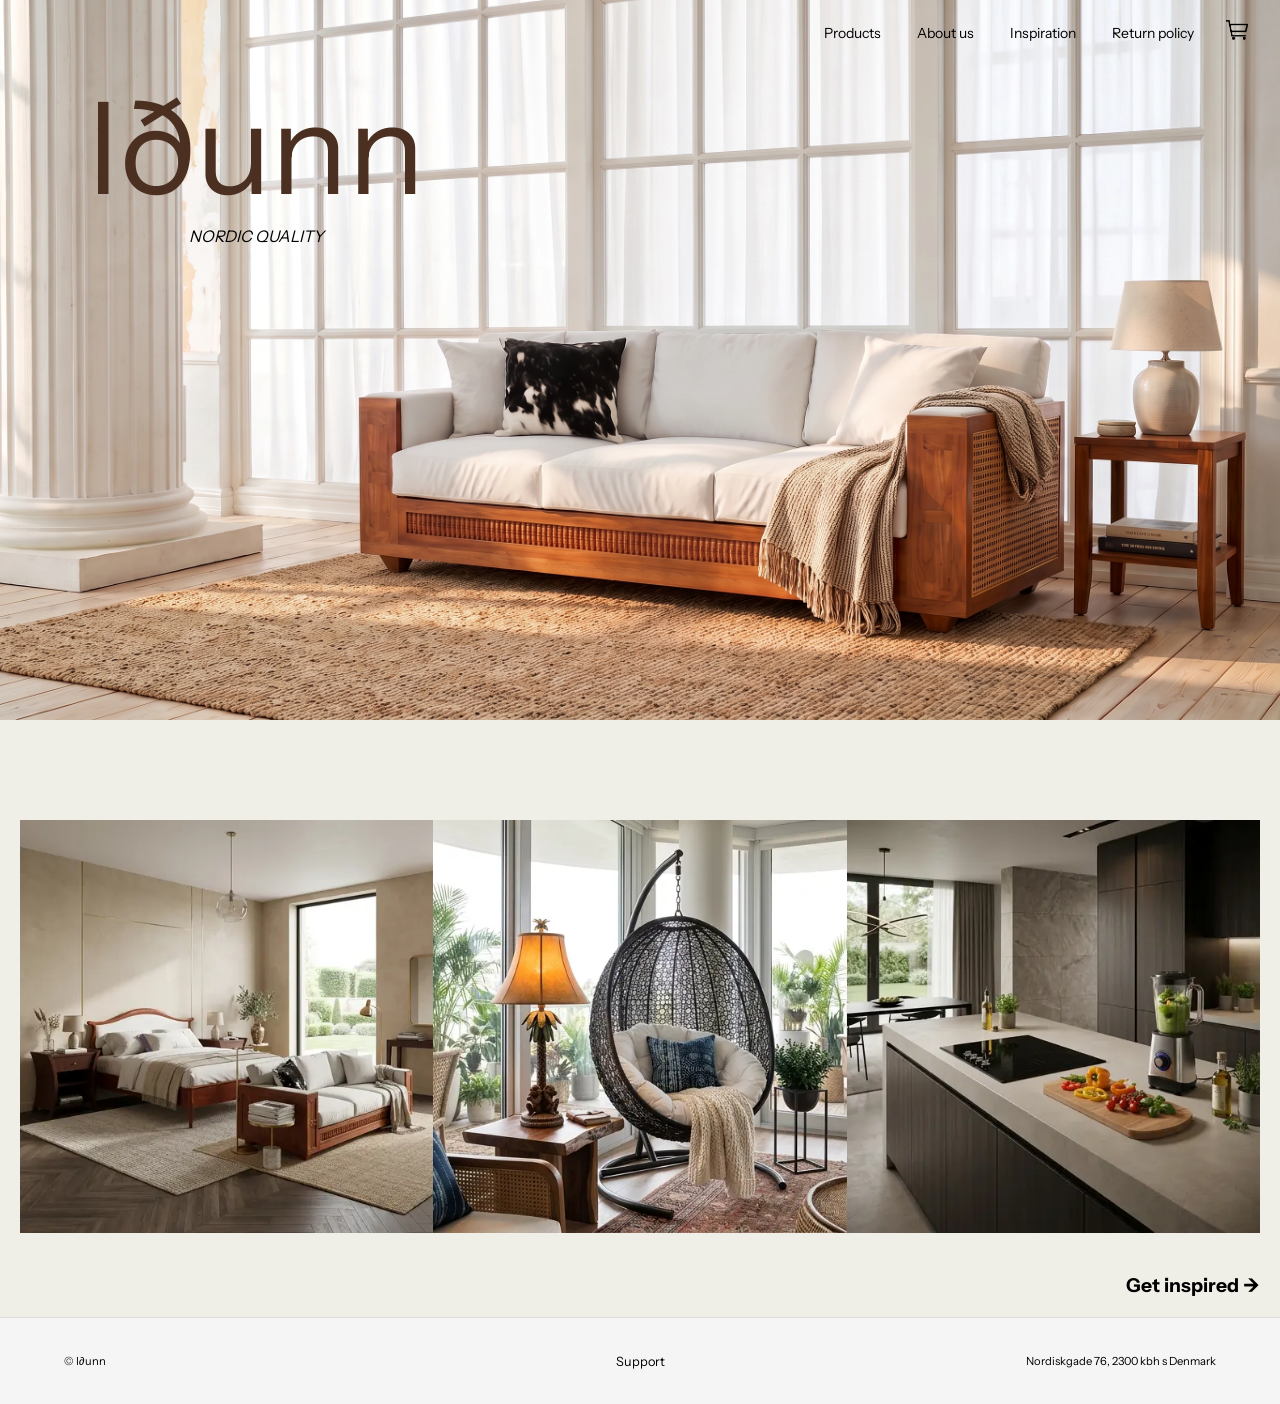
<file: index.html>
<!doctype html>
<html lang="en">
  <head>
    <meta name="robots" content="noindex, nofollow" />
    <meta charset="UTF-8" />
    <meta name="viewport" content="width=device-width, initial-scale=1.0" />
    <title>Forside</title>
    <link rel="icon" type="image/x-icon" href="img/Favicon.webp" />
    <link rel="stylesheet" href="./css/main.css" />
    <link rel="stylesheet" href="./css/index.css" />
  </head>
  <body>
    <header>
      <nav>
        <ul class="menu">
          <li><a href="produktliste.html">Products</a></li>
          <li><a href="omos.html">About us</a></li>
          <li><a href="inspiration.html">Inspiration</a></li>
          <li><a href="support.html">Return policy</a></li>
        </ul>
        <button class="burger">
          <span class="line"></span>
          <span class="line"></span>
          <span class="line"></span>
        </button>
      </nav>
      <a class="kurv" href="#"> <img class="kurvimg" src="img/Shopping-cart.webp" alt="shopping-cart icon"></a>
    </header>
    <main>
      <section class="hero">
        <img class="forside-img" src="img/baggrund-index.webp" alt="AI-genereret billede af en stol" />

        <div class="hero-logo">
          <h1>Iðunn</h1>
          <p>Nordic Quality</p>
        </div>

        <section id="catlistContainer"></section>
      </section>

      <section class="inspiration">
        <a href="/inspiration.html">
          <div class="insp-forside">
            <img class="insp-img" src="./img/furniture.webp" alt="01" />
            <img class="insp-img" src="./img/homedeco.webp" alt="02" />
            <img class="insp-img" src="./img/kitchen.webp" alt="03" /></div
        ></a>

        <a href="inspiration.html">Get inspired →</a>
      </section>
    </main>
    <footer>
      <p>© I∂unn</p>

      <div>
        <a href="support.html">Support</a>
      </div>

      <div>
        <p>Nordiskgade 76, 2300 kbh s Denmark</p>
      </div>
    </footer>
    <script src="burgermenu.js"></script>
    <script src="index.js"></script>
  </body>
</html>
</file>
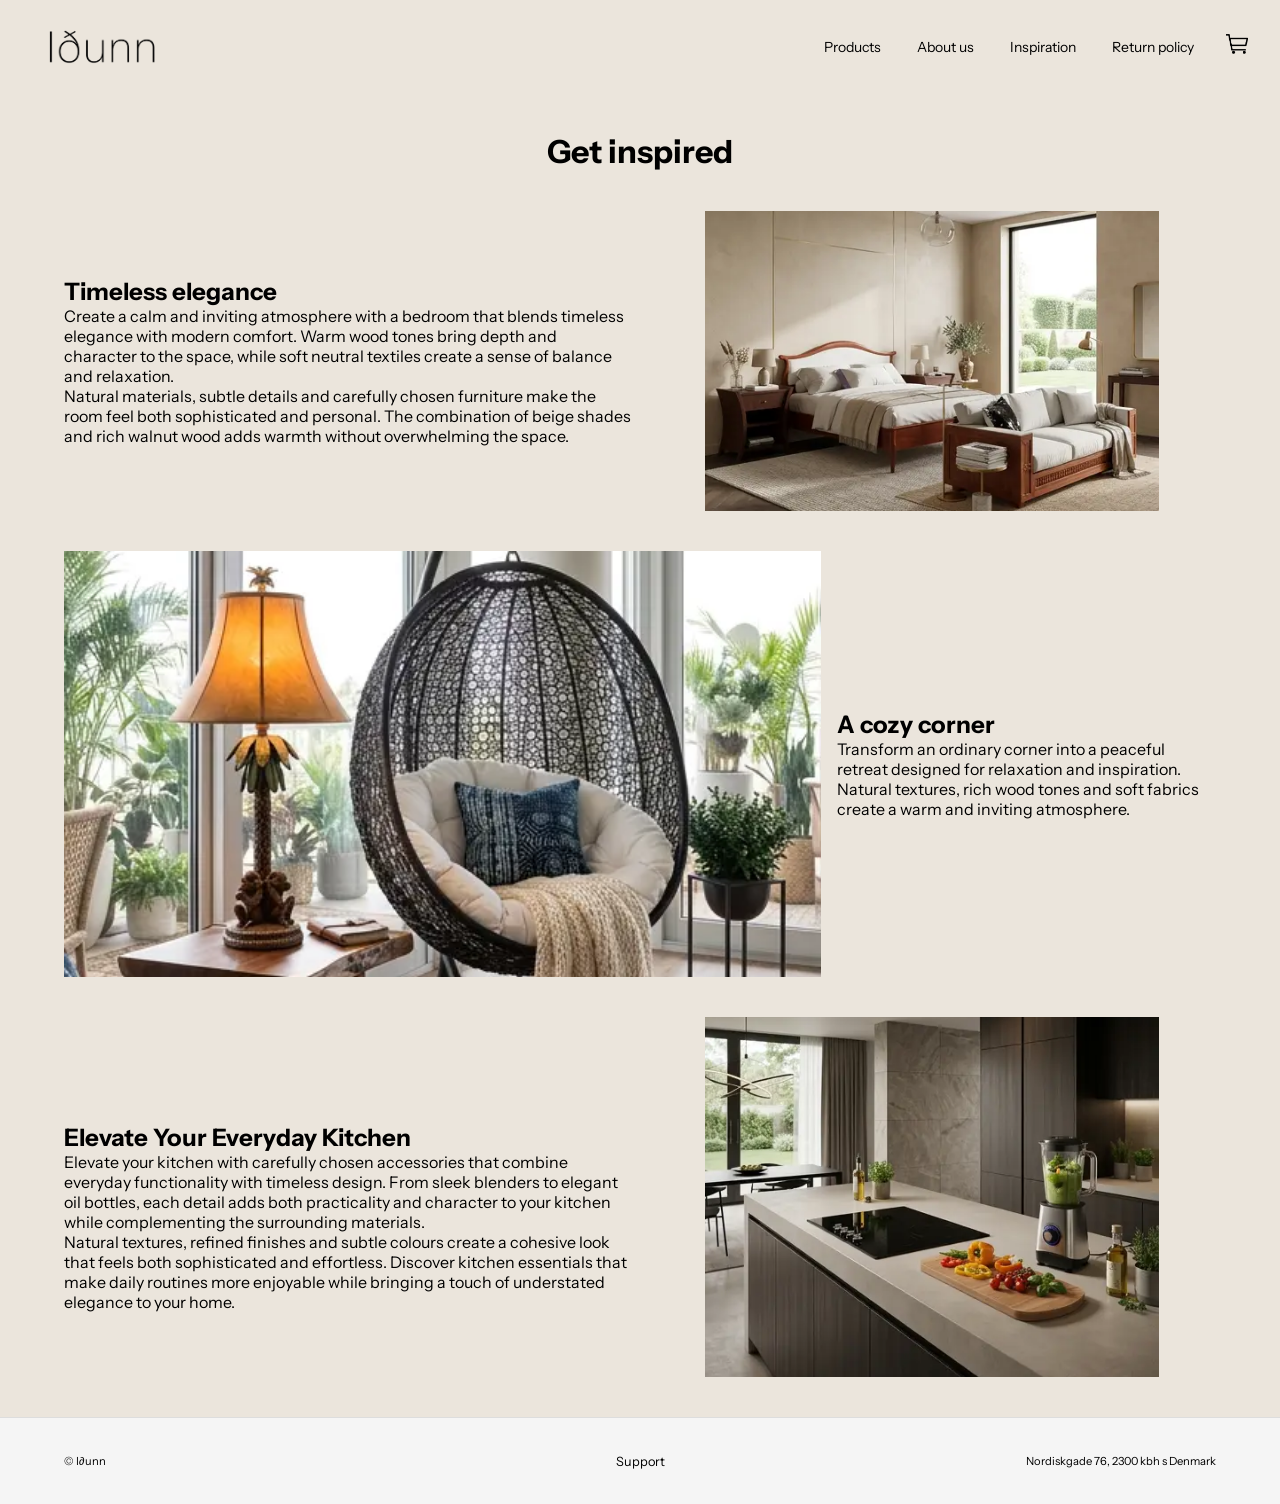
<file: inspiration.html>
<!doctype html>
<html lang="en">
  <head>
    <meta name="robots" content="noindex, nofollow" />
    <meta charset="UTF-8" />
    <meta name="viewport" content="width=device-width, initial-scale=1.0" />
    <title>Inspirationside</title>
    <link rel="icon" type="image/x-icon" href="img/Favicon.webp" />
    <link rel="stylesheet" href="./css/main.css" />
    <link rel="stylesheet" href="./css/inspiration.css" />
  </head>
  <body>
    <header>
      <a href="index.html" class="logo"> <img src="img/I∂unn_Logo 1.webp" alt="logo" /></a>
      <nav>
        <ul class="menu">
          <li><a href="produktliste.html">Products</a></li>
          <li><a href="omos.html">About us</a></li>
          <li><a href="inspiration.html">Inspiration</a></li>
          <li><a href="support.html">Return policy</a></li>
        </ul>
        <button class="burger">
          <span class="line"></span>
          <span class="line"></span>
          <span class="line"></span>
        </button>
      </nav>

      <a class="kurv" href="#"> <img class="kurvimg" src="img/Shopping-cart.webp" alt="shopping-cart icon"></a>
    </header>
    <main>
      <h1>Get inspired</h1>
      <section class="inspiration">
        <div class="insp_grid1-1">
          <div>
            <h2>Timeless elegance</h2>
            <p>Create a calm and inviting atmosphere with a bedroom that blends timeless elegance with modern comfort. Warm wood tones bring depth and character to the space, while soft neutral textiles create a sense of balance and relaxation.</p>
            <p>Natural materials, subtle details and carefully chosen furniture make the room feel both sophisticated and personal. The combination of beige shades and rich walnut wood adds warmth without overwhelming the space.</p>
          </div>
          <img class="img1" src="./img/furniture.webp" alt="a bedroom with a couch" />
        </div>

        <div class="insp_grid2-1">
          <img class="img2" src="./img/homedeco.webp" alt="A cozy corner with warm lighting" />
          <div>
            <h2>A cozy corner</h2>
            <p>Transform an ordinary corner into a peaceful retreat designed for relaxation and inspiration. Natural textures, rich wood tones and soft fabrics create a warm and inviting atmosphere.</p>
          </div>
        </div>

        <div class="insp_grid1-1">
          <div>
            <h2>Elevate Your Everyday Kitchen</h2>
            <p>
              Elevate your kitchen with carefully chosen accessories that combine everyday functionality with timeless design. From sleek blenders to elegant oil bottles, each detail adds both practicality and character to your kitchen while
              complementing the surrounding materials.
            </p>
            <p>
              Natural textures, refined finishes and subtle colours create a cohesive look that feels both sophisticated and effortless. Discover kitchen essentials that make daily routines more enjoyable while bringing a touch of understated
              elegance to your home.
            </p>
          </div>
          <img class="img3" src="./img/kitchen.webp" alt="Kitchen tools" />
        </div>
      </section>
    </main>
    <footer>
      <p>© I∂unn</p>

      <div>
        <a href="support.html">Support</a>
      </div>

      <div>
        <p>Nordiskgade 76, 2300 kbh s Denmark</p>
      </div>
    </footer>
    <script src="burgermenu.js"></script>
  </body>
</html>
</file>
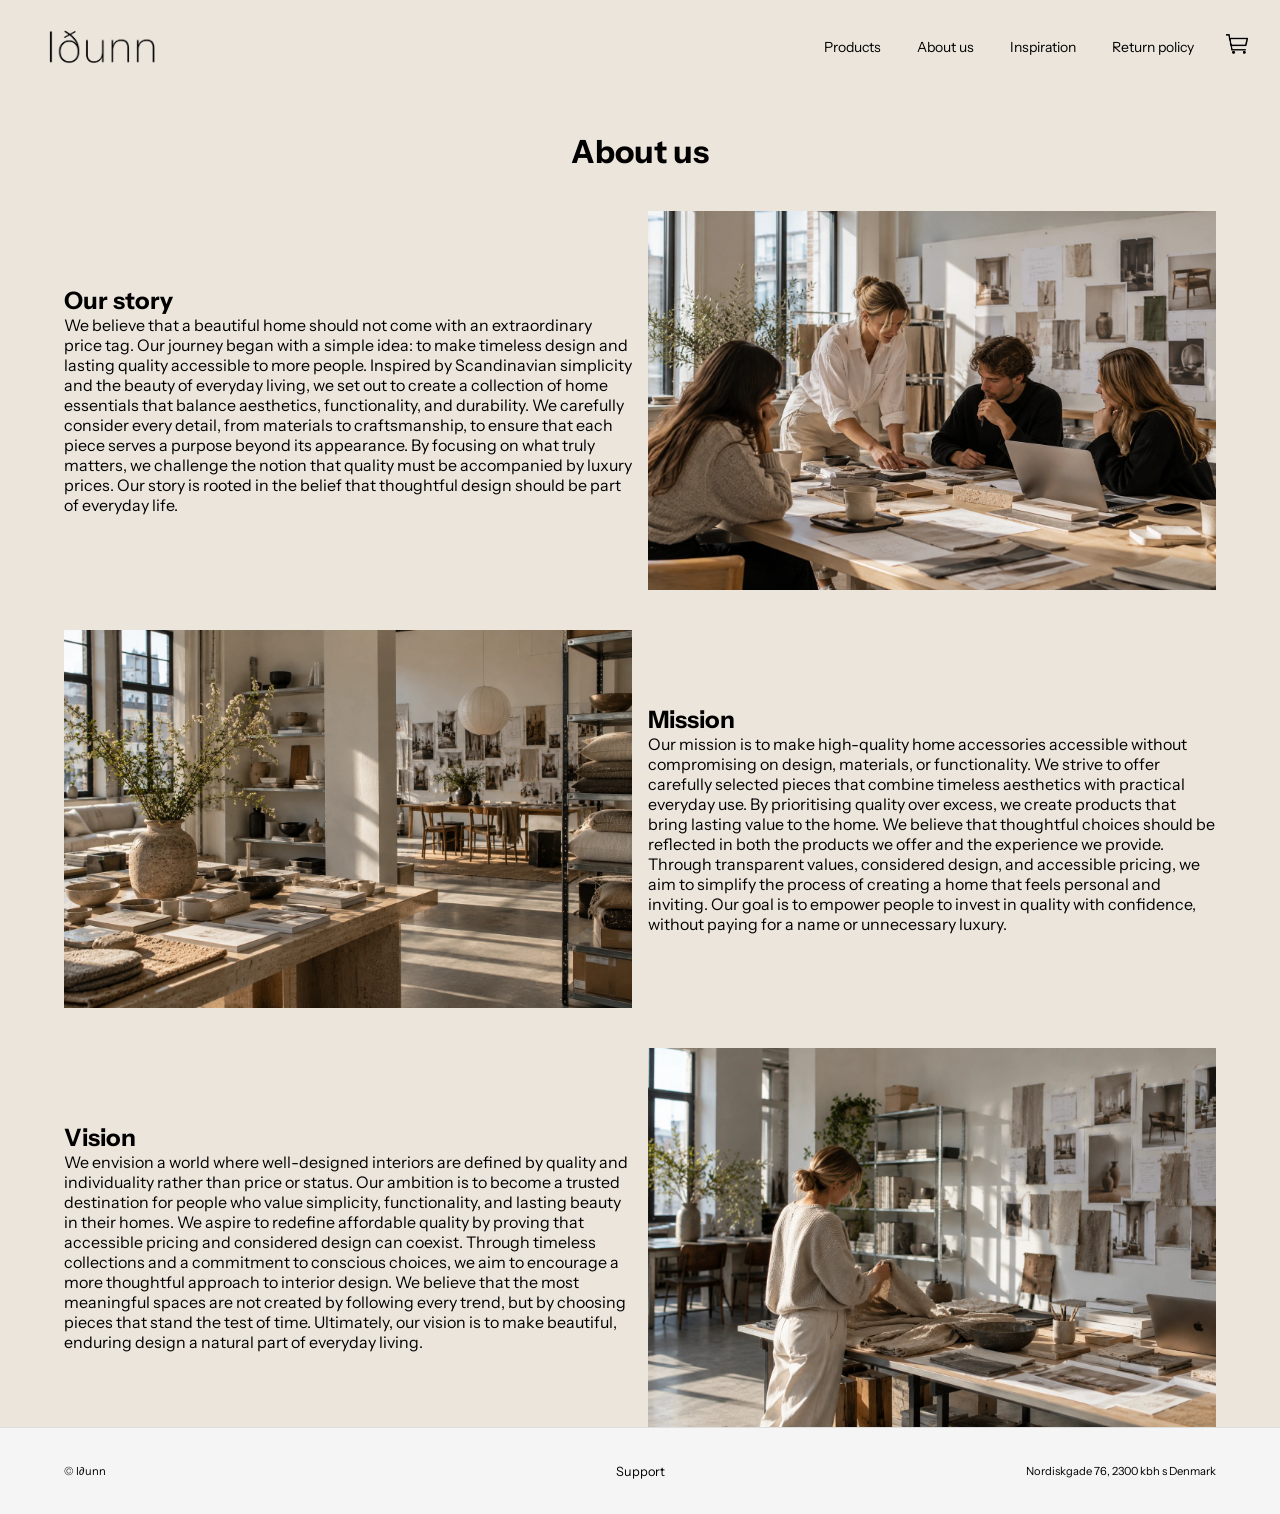
<file: omos.html>
<!doctype html>
<html lang="en">
  <head>
    <meta name="robots" content="noindex, nofollow" />
    <meta charset="UTF-8" />
    <meta name="viewport" content="width=device-width, initial-scale=1.0" />
    <title>Om os</title>
    <link rel="icon" type="image/x-icon" href="img/Favicon.webp" />
    <link rel="stylesheet" href="./css/main.css" />
    <link rel="stylesheet" href="./css/omos.css" />
  </head>
  <body>
    <header>
      <a href="index.html" class="logo"> <img src="img/I∂unn_Logo 1.webp" alt="logo" /></a>
      <nav>
        <ul class="menu">
          <li><a href="produktliste.html">Products</a></li>
          <li><a href="omos.html">About us</a></li>
          <li><a href="inspiration.html">Inspiration</a></li>
          <li><a href="support.html">Return policy</a></li>
        </ul>
        <button class="burger">
          <span class="line"></span>
          <span class="line"></span>
          <span class="line"></span>
        </button>
      </nav>

      <a class="kurv" href="#"> <img class="kurvimg" src="img/Shopping-cart.webp" alt="shopping-cart icon"></a>
    </header>
    <main>
      <h1>About us</h1>
      <section class="inspiration">
        <div class="omos_grid1-1">
          <div>
            <h2>Our story</h2>
            <p>
              We believe that a beautiful home should not come with an extraordinary price tag. Our journey began with a simple idea: to make timeless design and lasting quality accessible to more people. Inspired by Scandinavian simplicity and the
              beauty of everyday living, we set out to create a collection of home essentials that balance aesthetics, functionality, and durability. We carefully consider every detail, from materials to craftsmanship, to ensure that each piece
              serves a purpose beyond its appearance. By focusing on what truly matters, we challenge the notion that quality must be accompanied by luxury prices. Our story is rooted in the belief that thoughtful design should be part of everyday
              life.
            </p>
          </div>
          <img src="./img/omos1.webp" alt="Our story" />
        </div>

        <div class="omos_grid1-1">
          <img src="./img/omos2.webp" alt="Mission" />
          <div>
            <h2>Mission</h2>
            <p>
              Our mission is to make high-quality home accessories accessible without compromising on design, materials, or functionality. We strive to offer carefully selected pieces that combine timeless aesthetics with practical everyday use. By
              prioritising quality over excess, we create products that bring lasting value to the home. We believe that thoughtful choices should be reflected in both the products we offer and the experience we provide. Through transparent values,
              considered design, and accessible pricing, we aim to simplify the process of creating a home that feels personal and inviting. Our goal is to empower people to invest in quality with confidence, without paying for a name or unnecessary
              luxury.
            </p>
          </div>
        </div>

        <div class="omos_grid1-1">
          <div>
            <h2>Vision</h2>
            <p>
              We envision a world where well-designed interiors are defined by quality and individuality rather than price or status. Our ambition is to become a trusted destination for people who value simplicity, functionality, and lasting beauty
              in their homes. We aspire to redefine affordable quality by proving that accessible pricing and considered design can coexist. Through timeless collections and a commitment to conscious choices, we aim to encourage a more thoughtful
              approach to interior design. We believe that the most meaningful spaces are not created by following every trend, but by choosing pieces that stand the test of time. Ultimately, our vision is to make beautiful, enduring design a natural
              part of everyday living.
            </p>
          </div>
          <img src="./img/omos3.webp" alt="Vision" />
        </div>
      </section>
    </main>
    <footer>
      <p>© I∂unn</p>

      <div>
        <a href="support.html">Support</a>
      </div>

      <div>
        <p>Nordiskgade 76, 2300 kbh s Denmark</p>
      </div>
    </footer>
    <script src="burgermenu.js"></script>
  </body>
</html>
</file>
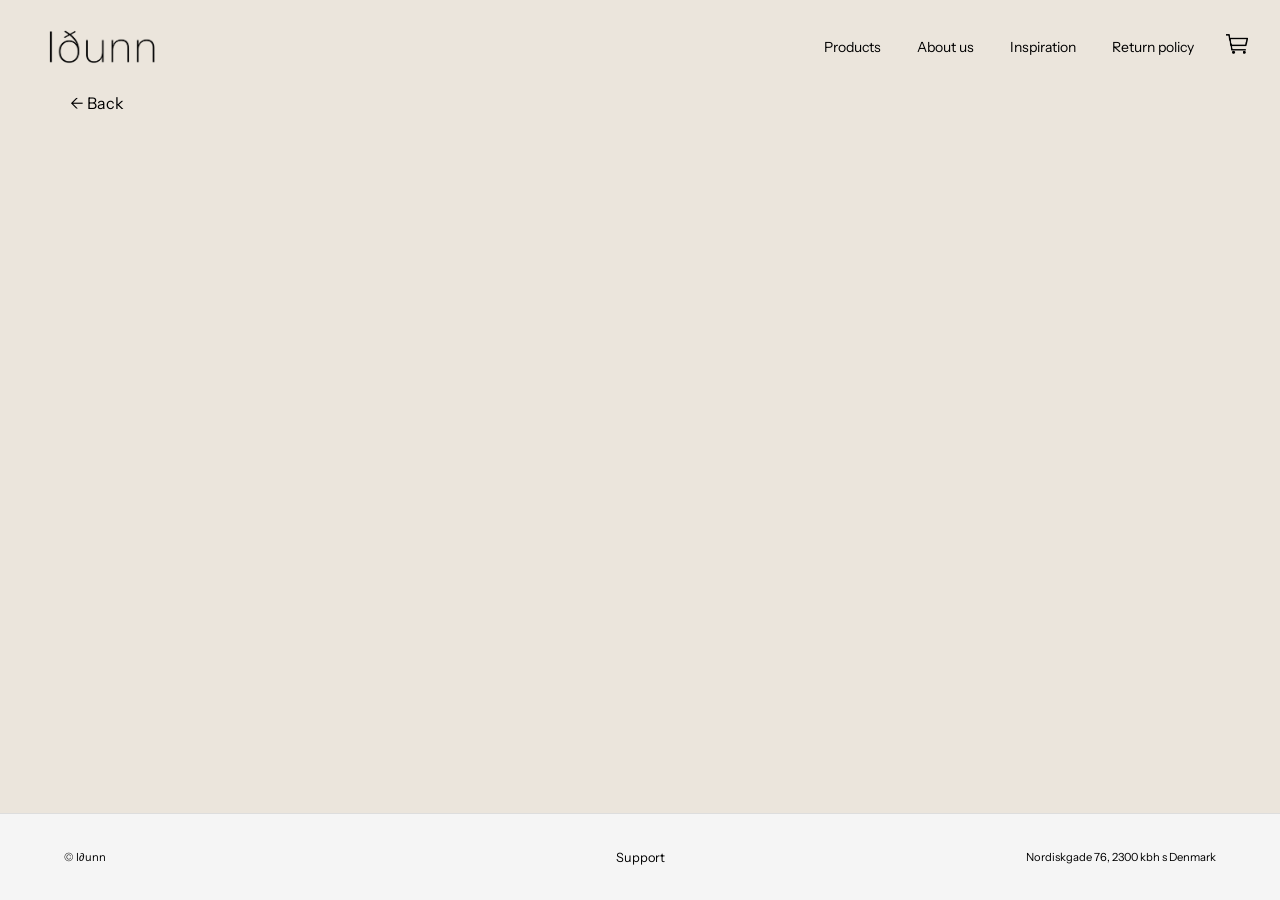
<file: produktdetaljer.html>
<!doctype html>
<html lang="en">
  <head>
    <meta name="robots" content="noindex, nofollow" />
    <meta charset="UTF-8" />
    <meta name="viewport" content="width=device-width, initial-scale=1.0" />
    <title>Produktdetaljer</title>
    <link rel="icon" type="image/x-icon" href="img/Favicon.webp" />
    <link rel="stylesheet" href="./css/main.css" />
    <link rel="stylesheet" href="./css/produktdetaljer.css" />
  </head>
  <body>
    <header>
      <a href="index.html" class="logo"> <img src="img/I∂unn_Logo 1.webp" alt="logo" /></a>
      <nav>
        <ul class="menu">
          <li><a href="produktliste.html">Products</a></li>
          <li><a href="omos.html">About us</a></li>
          <li><a href="inspiration.html">Inspiration</a></li>
          <li><a href="support.html">Return policy</a></li>
        </ul>
        <button class="burger">
          <span class="line"></span>
          <span class="line"></span>
          <span class="line"></span>
        </button>
      </nav>

      <a class="kurv" href="#"> <img class="kurvimg" src="img/Shopping-cart.webp" alt="shopping-cart icon"></a>
    </header>
    <main>
      <h1></h1>
      <button id="backbutton">← Back</button>
      <section id="product"></section>
    </main>
    <footer>
        <p>© I∂unn</p>

  <div>
    <a href="support.html">Support</a>
  </div>

  <div>
   <p>Nordiskgade 76, 2300 kbh s Denmark</p>
  </div>
    </footer>
    <script src="burgermenu.js"></script>
    <script src="produktdetaljer.js"></script>
  </body>
</html>
</file>
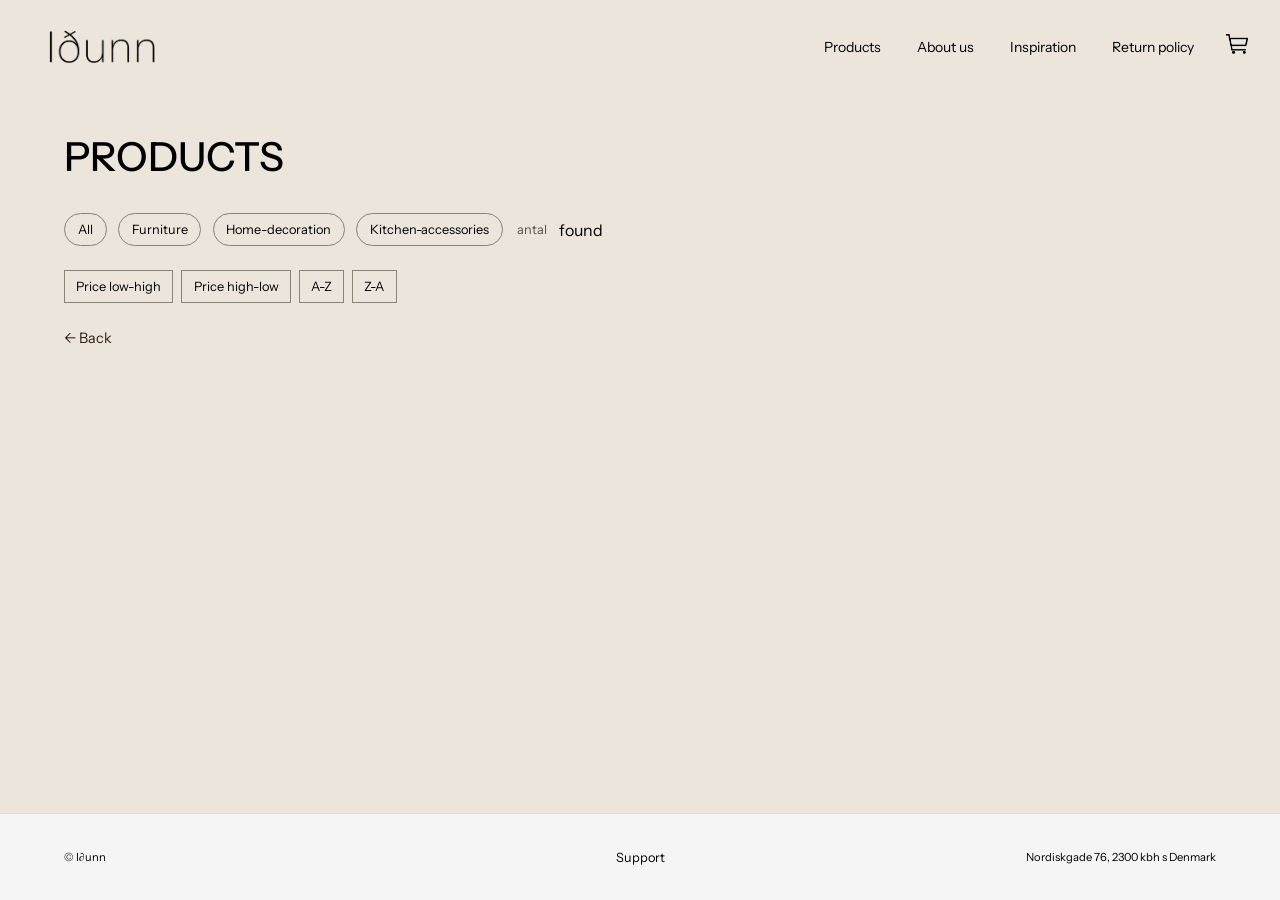
<file: produktliste.html>
<!doctype html>
<html lang="en">
  <head>
    <meta name="robots" content="noindex, nofollow" />
    <meta charset="UTF-8" />
    <meta name="viewport" content="width=device-width, initial-scale=1.0" />
    <title>Produktliste</title>
    <link rel="icon" type="image/x-icon" href="img/Favicon.webp" />
    <link rel="stylesheet" href="./css/main.css" />
    <link rel="stylesheet" href="./css/produktliste.css" />
  </head>
  <body>
    <header>
      <a href="index.html" class="logo"> <img src="img/I∂unn_Logo 1.webp" alt="logo" /></a>
      <nav>
        <ul class="menu">
          <li><a href="produktliste.html">Products</a></li>
          <li><a href="omos.html">About us</a></li>
          <li><a href="inspiration.html">Inspiration</a></li>
          <li><a href="support.html">Return policy</a></li>
        </ul>
        <button class="burger">
          <span class="line"></span>
          <span class="line"></span>
          <span class="line"></span>
        </button>
      </nav>

      <a class="kurv" href="#"> <img class="kurvimg" src="img/Shopping-cart.webp" alt="shopping-cart icon"></a>
    </header>
    <main>
      <div class="produktliste">
        <h1>Products</h1>
      </div>

      <nav id="filtre">
        <button class="filterknap">All</button>
        <button class="filterknap">Furniture</button>
        <button class="filterknap">Home-decoration</button>
        <button class="filterknap">Kitchen-accessories</button>
        <span>antal</span> found
      </nav>

      <nav id="sortering">
        <button>Price low-high</button>
        <button>Price high-low</button>
        <button>A-Z</button>
        <button>Z-A</button>
      </nav>

      <button id="tilbageknap">← Back</button>

      <section id="produktliste"></section>
    </main>
    <footer>
      <p>© I∂unn</p>

      <div>
        <a href="support.html">Support</a>
      </div>

      <div>
        <p>Nordiskgade 76, 2300 kbh s Denmark</p>
      </div>
    </footer>
    <script src="burgermenu.js"></script>
    <script src="produktliste.js"></script>
  </body>
</html>
</file>
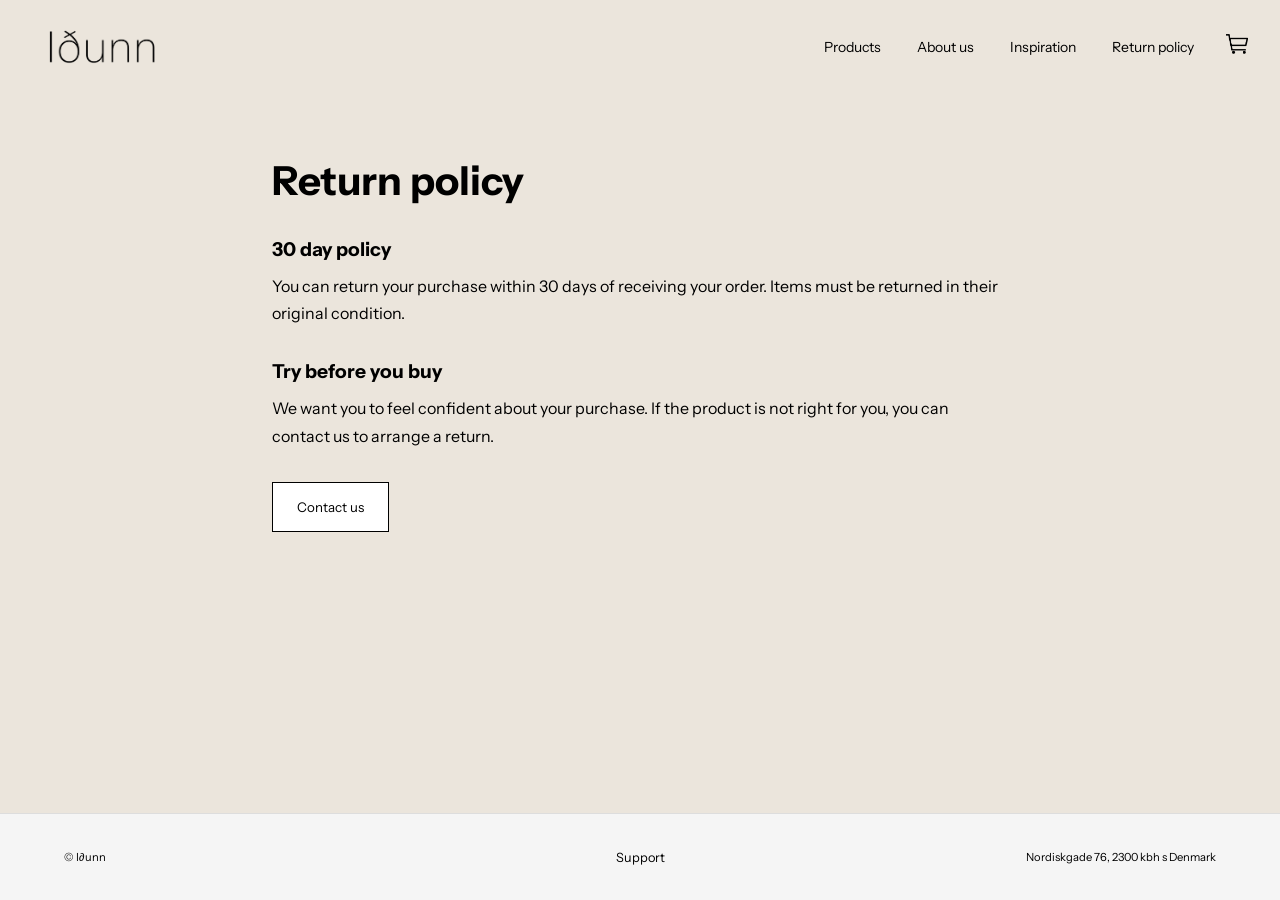
<file: support.html>
<!doctype html>
<html lang="en">
  <head>
    <meta name="robots" content="noindex, nofollow" />
    <meta charset="UTF-8" />
    <meta name="viewport" content="width=device-width, initial-scale=1.0" />
    <title>Support</title>
    <link rel="icon" type="image/x-icon" href="img/Favicon.webp" />
    <link rel="stylesheet" href="./css/main.css" />
    <link rel="stylesheet" href="./css/support.css" />
  </head>
  <body>
    <header>
      <a href="index.html" class="logo"> <img src="img/I∂unn_Logo 1.webp" alt="logo" /></a>
      <nav>
        <ul class="menu">
          <li><a href="produktliste.html">Products</a></li>
          <li><a href="omos.html">About us</a></li>
          <li><a href="inspiration.html">Inspiration</a></li>
          <li><a href="support.html">Return policy</a></li>
        </ul>
        <button class="burger">
          <span class="line"></span>
          <span class="line"></span>
          <span class="line"></span>
        </button>
      </nav>

      <a class="kurv" href="#"> <img class="kurvimg" src="img/Shopping-cart.webp" alt="shopping-cart icon"></a>
    </header>

    <main class="return-page">
      <h1>Return policy</h1>

      <section>
        <h2>30 day policy</h2>
        <p>You can return your purchase within 30 days of receiving your order. Items must be returned in their original condition.</p>
      </section>

      <section>
        <h2>Try before you buy</h2>
        <p>We want you to feel confident about your purchase. If the product is not right for you, you can contact us to arrange a return.</p>
      </section>

      <button class="contact-btn" id="open-contact">Contact us</button>

      <dialog id="contact-popover" class="contact-popover">
        <div class="popover-header">
          <h2>Contact us</h2>
          <button type="button" class="close-btn" id="close-contact" aria-label="Close contact form">&times;</button>
        </div>

        <p>Have a question about a return? Send us a message.</p>

        <form id="contact-form">
          <label for="name">Full name<span class="required"> *</span></label>
          <input type="text" id="name" name="name" required />

          <label for="email">Email<span class="required"> *</span></label>
          <input type="email" id="email" name="email" required />

          <label for="order-number">Order number</label>
          <input type="text" id="order-number" name="order-number" />

          <label for="message">Message<span class="required"> *</span></label>
          <textarea id="message" name="message" rows="4" required></textarea>

          <button type="submit" class="contact-btn">Send message</button>
        </form>
      </dialog>
    </main>

    <!-- <main>
      <h1>Return policy</h1>
      <h2>30 day policy</h2>
      <p>
        Lorem ipsum dolor sit, amet consectetur adipisicing elit. Voluptates eaque eveniet recusandae natus est, reiciendis laborum delectus ratione suscipit tempore quidem dolores doloribus repellendus fugit deleniti sint in. Nesciunt, doloribus.
      </p>

      <h2>Try before you buy</h2>
      <p>
        Lorem ipsum dolor sit, amet consectetur adipisicing elit. Voluptates eaque eveniet recusandae natus est, reiciendis laborum delectus ratione suscipit tempore quidem dolores doloribus repellendus fugit deleniti sint in. Nesciunt, doloribus.
      </p>

      <button class="contact-btn">Contact us</button>
    </main> -->
     <footer>
        <p>© I∂unn</p>

  <div>
    <a href="support.html">Support</a>
  </div>

  <div>
   <p>Nordiskgade 76, 2300 kbh s Denmark</p>
  </div>
    </footer>
    <script src="burgermenu.js"></script>
    <script src="support.js"></script>
  </body>
</html>
</file>
<file: css/main.css>
@font-face {
  font-family: instrumentsans;
  src: url("../Fonts/InstrumentSans-VariableFont_wdth,wght.woff2");
}

@font-face {
  font-family: inter;
  src: url("../Fonts/Inter-VariableFont_opsz_wght.woff");
}

/* ========================================
   GENERELT
======================================== */

* {
  box-sizing: border-box;
  margin: 0;
  font-family: instrumentsans, sans-serif;
}

:root {
  --background-color: #ebe5dc;
  --text-color: #000;
  --color-h2: #4b3021;
}

body {
  background-color: var(--background-color);
    min-height: 100vh;
  display: flex;
  flex-direction: column;
}

main{
  margin-left: 5%;
  margin-right: 5%;
}

a {
  text-decoration: none;
  color: var(--text-color);
}

nav ul {
  list-style: none;
}

/* HEADER*/

header {
  display: flex;
  align-items: center;
  justify-content: space-between;
  gap: 1rem;
  padding: 20px;
}

header .logo {
  flex: 0 0 auto;
}

header .logo img {
  display: block;
  max-width: 140px;
  height: auto;
}


header nav {
  position: relative;
  display: flex;
  align-items: center;
  margin-left: auto;
}

footer {
  display: flex;
 justify-content: center;
gap: 8rem;
  align-items: center;
  padding: 2rem 5%;
  margin-top: auto;
  border-top: 1px solid #ddd;
  background-color: #f5f5f5;
   font-size: 0.8rem
}
footer > * {
  flex: 1;
}


footer p {
  margin: 0.25rem 0;
  font-size: 0.7rem
}
/* MOBILEFIRST*/

/* Linklisten er skjult, indtil burgeren aktiveres */
.menu {
  display: none;
  padding: 0;
  margin: 0;
}

/* Burgerknap */
.burger {
  display: block;
  position: relative;
  z-index: 10;
  flex: 0 0 auto;
  width: 30px;
  height: 20px;
  padding: 0;
  margin: 0;
  background: transparent;
  border: 0;
  cursor: pointer;
}

.burger .line {
  display: block;
  width: 100%;
  height: 1.5px;
  margin-bottom: 5px;
  background-color: black;
  transition: 0.2s linear;
}

/* Burgerens animation (hver af de tre streger) */
.burger.active .line:nth-child(1) {
  transform: translateY(6px) rotate(45deg);
}

.burger.active .line:nth-child(2) {
  opacity: 0;
}

.burger.active .line:nth-child(3) {
  transform: translateY(-6px) rotate(-45deg);
}

/* Burgermenu åben */
nav.active .menu {
  display: block;
  position: absolute;
  top: 40px;
  right: 0;
  width: 200px;
  min-height: 250px;
  padding: 20px;
  background-color: rgba(255, 255, 255, 0.9);
  z-index: 9;
}

nav.active .menu li {
  margin: 20px 0;
  text-align: left;
}

nav.active .menu a {
  font-size: 20px;
  color: #000;
}

.kurvimg{
  height: 20px;
}

/* Generelle knapper */
button {
  background-color: white;
  border: 1px solid black;
  color: var(--text-color);
}

/* MANGLER */

/* .tilbageknap{
}

.filterknap{}

evt sorteringsknap  */

/* DESKTOP */

@media (min-width: 800px) {

  /* Headerens elementer fordeles med flex */
  header {
    gap: 2rem;
    padding: 20px 2rem;
  }

  /* footerens elementer fordeles med flex og vi benytter nth-child og last-child for at placere teksten korrekt i dekstopview */
  footer {
    flex-direction: row;
    justify-content: space-between;
    align-items: center;
    text-align: left;
    gap: 2rem;
  }

  footer > * {
    flex: 1;
  }

  footer > :nth-child(2) {
    text-align: center;
  }

  footer > :last-child {
    text-align: right;
  }

  .menu,
  nav.active .menu {
    display: flex;
    flex-direction: row;
    align-items: center;
    gap: 36px;
    position: static;
    width: auto;
    min-height: 0;
    padding: 0;
    margin: 0;
    background: transparent;
  }

  .menu li {
    margin: 0;
  }

  .menu a {
    font-size: 14px;
  }

  /* Burgeren skjules på desktop */
  .burger {
    display: none;
  }

  /* Hovereffekt på menulinks */
  .menu a {
    position: relative;
  }

  .menu a::after {
    content: "";
    position: absolute;
    bottom: -4px;
    left: 0;
    right: 0;
    height: 1px;
    background: var(--color-h2);
    transform: scaleX(0);
    transition: transform 0.25s ease;
  }

  .menu a:hover {
    color: var(--color-h2);
  }

  .menu a:hover::after {
    transform: scaleX(1);
  }
}
</file>
<file: css/index.css>
/* Generelt */
body {
  margin: 0;
  background-color: #efeee7;
}

main {
  margin: 0;
}

header {
  position: absolute;
  top: 0;
  left: 0;
  width: 100%;
  z-index: 10;
}

/* Hero-sektion */
.hero {
  position: relative;
  height: 75vh;
  min-height: 500px;
  overflow: hidden;
}

.forside-img {
  position: absolute;
  inset: 0;
  width: 100%;
  height: 100%;
  object-fit: cover;
  z-index: 0;
}

/* Logo */
/* .hero-logo {
  position: absolute;
  top: 25%;
  left: 30%;
  z-index: 2;
} */

.hero-logo {
  position: absolute;
  top: 35%;
  left: 50%;
  transform: translate(-50%, -50%);
  z-index: 2;
  text-align: center;
}

.hero-logo h1 {
  font-size: 6rem;
  font-weight: 300;
  margin: 0;
  color: #4b3021;
}

.hero-logo p {
  margin: 0;
  font-style: italic;
  text-transform: uppercase;
  font-size: 0.8rem;
}

/* Kategoriknapper */
#catlistContainer {
  position: absolute;
  bottom: 20px;
  left: 0;
  width: 100%;
  display: flex;
  justify-content: center;
  flex-wrap: wrap;
  gap: 8px;
  padding: 0 8px;
  box-sizing: border-box;
  z-index: 2;
}

#catlistContainer a {
  background-color: white;
  border: 1px solid #222;
  color: #111;
  padding: 10px;
  text-decoration: none;
  text-align: center;
  font-size: 0.75rem;
}

/* Inspirationssektion */
.inspiration {
  background-color: #efeee7;
  padding-top: 40px;
  min-height: 200px;
}

.insp-forside {
  display: grid;
  grid-template-columns: repeat(3, minmax(0, 1fr));
}

.insp-forside img {
  display: block;
  width: 100%;
  aspect-ratio: 3 / 4;
  object-fit: cover;
}

.inspiration > a {
  display: block;
  text-align: right;
  padding: 20px 12px;
  font-size: 1rem;
  font-weight: bold;
  color: #000;
  text-decoration: none;
}
.inspiration > a:hover {
  text-decoration: underline;
  color: #301e10;
}
.insp-img:hover {
  /* transform: scale(1.05);
  transition: transform 0.3s ease; */
  filter: brightness(0.8);
}

/* Tablet og desktop */
@media (min-width: 768px) {
  main {
    max-width: none;
    margin: 0;
  }

  .hero {
    height: 80vh;
    min-height: 600px;
  }

  .hero-logo {
    top: 22%;
    left: 20%;
  }

  .hero-logo h1 {
    font-size: clamp(6rem, 10vw, 9rem);
  }

  .hero-logo p {
    font-size: 1rem;
  }

  #catlistContainer {
    bottom: 30px;
    gap: 20px;
  }

  #catlistContainer a {
    padding: 14px 20px;
    font-size: 0.9rem;
  }

  .inspiration {
    padding-top: 80px;
    min-height: 300px;
  }

  .insp-forside img {
    aspect-ratio: 1 / 1;
  }

  .inspiration > a {
    font-size: 1.2rem;
    padding: 20px;
  }
}
</file>
<file: css/inspiration.css>
.inspiration {
  margin-top: 40px;
}
h1 {
  text-align: center;
  margin-top: 40px;
}
.insp_grid1-1 {
  display: grid;
  grid-template-columns: 1fr 1fr;
  gap: 1rem;
  margin-top: 40px;
  align-items: center;
}
.insp_grid2-1 {
  display: grid;
  grid-template-columns: 2fr 1fr;
  gap: 1rem;
  margin-top: 40px;
  align-items: center;
}


.img1 {
   width: 80%;
  height: auto;
  object-fit: cover;
  justify-self: center;
  align-self: center;
  height: 300px;
  object-position: center;
}
.img2 {
   width: 80%;
  height: auto;
  object-fit: cover;
  justify-self: center;
  align-self: center;
  aspect-ratio: 16 / 9;
  width: 100%;
}
.img3 {
   width: 80%;
  height: auto;
  object-fit: cover;
  justify-self: center;
  align-self: center;
  height: 400px;
  padding-bottom: 40px;
}
</file>
<file: css/omos.css>
.omos {
  margin-top: 40px;
}
h1 {
  text-align: center;
  margin-top: 40px;
}
.omos_grid1-1 {
  display: grid;
  grid-template-columns: 1fr 1fr;
  gap: 1rem;
  margin-top: 40px;
  align-items: center;
}

.omos_grid2-1 {
  display: grid;
  grid-template-columns: 2fr 1fr;
  gap: 1rem;
  margin-top: 40px;
  align-items: center;
}

img {
  width: 100%;
  height: auto;
  object-fit: cover;
}

.img1 {
  height: 220px;
}
.img2 {
  height: 300px;
  width: 100%;
}
.img3 {
  height: 400px;
  padding-bottom: 40px;
}
</file>
<file: css/produktdetaljer.css>
.tilbudslabel {
  color: #301e10;
  font-weight: bold;
}

.førpris {
  color: gray;
  text-decoration: line-through;
  margin-right: 0.5rem;
}

#backbutton {
  background-color: transparent;
  border: none;
  color: black;
  font-size: 1rem;
  cursor: pointer;
  margin-bottom: 1rem;
}
/* Produktdetalje – mobil først */
.product-detail {
  padding: 1.5rem;
  max-width: 1400px;
  margin: 0 auto;
  gap: 2rem;
}

/* Produktbillede */
.product-detail img {
  width: 100%;
  height: auto;
  display: block;
  object-fit: cover;
}

/* Produktinformation */
.product-info {
  padding: 1rem 0;
}

/* Brand */
.product-info h2 {
  font-size: 0.8rem;
  font-weight: 400;
  text-transform: uppercase;
  letter-spacing: 0.12em;
  color: #666;
  margin: 0 0 0.75rem;
}

/* Produktnavn */
.product-info h1 {
  font-size: 1.7rem;
  font-weight: 400;
  line-height: 1.2;
  margin: 0 0 1rem;
}

/* Pris */
.product-info .price {
  font-size: 1.2rem;
  font-weight: 400;
  margin: 0 0 2rem;
}

/* Accordion-sektion */

/* Accordion */
.accordion {
  color: black;
  border-bottom: 1px solid #757575;
  margin: 0;
  border-radius: 0;
  padding: 1rem 0;
}
summary::marker {
  color: #757575;
}

.accordion + .accordion {
  border-top: 0;
}

/* Accordion-overskrifter */
summary {
  font-weight: 400;
  cursor: pointer;
  font-size: 0.95rem;
  padding: 0.25rem 0;
}

/* Indhold i accordion */
.accordion > div {
  padding: 0.75rem 0 0.25rem;
}

.accordion p {
  font-size: 0.9rem;
  line-height: 1.7;
  color: #555;
  margin: 0 0 0.75rem;
}

/* Animation på accordion */
html {
  interpolate-size: allow-keywords;
}

::details-content {
  height: 0;
  transition: 0.5s allow-discrete;
  overflow: hidden;
}

[open]::details-content {
  height: auto;
}
/* Tilføj til kurv-knap */
.add-to-cart {
  padding: 1rem;
  margin-bottom: 1.5rem;
  background-color: white;
  color: black;
  border: 1px solid black;
  cursor: pointer;
  transition: 0.3s;
}

.add-to-cart:hover {
  background-color: transparent;
}

/* Desktop */
@media (min-width: 800px) {
  .product-detail {
    display: grid;
    grid-template-columns: 1.1fr 0.9fr;
    padding: 3rem 4rem;
    gap: 4rem;
    align-items: start;
  }

  .product-info {
    padding: 2rem 0;
  }

  .product-info h1 {
    font-size: 2.2rem;
  }

  .product-detail img {
    max-height: 700px;
    object-fit: contain;
  }
}
</file>
<file: css/produktliste.css>
@font-face {
    font-family: inter;
    src: url(/Fonts/Inter-VariableFont_opsz_wght.woff);
}
@font-face {
    font-family: instrumentsans;
    src: url(/Fonts/InstrumentSans-VariableFont_wdth\,wght.woff2);
}
*{
    font-family: instrumentsans;
}

.produktliste {
    padding-top: 1.5rem;
    margin-bottom: 1.5rem;
}
.produktliste h1 {
    text-transform: uppercase;
    font-weight: 500;
    margin: 0;
}

#produktliste{
    margin-bottom: 1rem;
    display: grid;
    grid-template-columns: 1fr 1fr;
    gap: 1rem;
}

#filtre {
    display: flex;
    flex-wrap: wrap;
    align-items: center;
    gap: 0.5rem;
    margin-bottom: 1.5rem;
}

.filterknap {
    padding: 0.5rem 0.8rem;
    border: 1px solid #8c8175;
    border-radius: 999px;
    background-color: transparent;
    font-size: 0.8rem;
}

.filterknap.active {
    background-color: #301e10;
    color: white;
    border-color: #301e10;
}

#filtre span {
    margin-left: 0.2rem;
    font-size: 0.8rem;
    color: #5c5148;
}

#sortering {
    display: flex;
    flex-wrap: wrap;
    gap: 0.5rem;
    margin-bottom: 1.5rem;
}

#sortering button {
    padding: 0.5rem 0.7rem;
    border: 1px solid #8c8175;
    background-color: transparent;
    font-size: 0.8rem;
}

#sortering button.active {
    background-color: #301e10;
    color: white;
    border-color: #301e10;
}

#tilbageknap {
    display: inline-block;
    padding: 0;
    margin-bottom: 1.5rem;

    border: none;
    background: none;

    color: #301e10;
    font-size: 0.9rem;
}

.card{
    display: grid;
    grid-template-rows: subgrid;
    grid-row: span 3;
    gap: 0.3rem;
    padding: 10px;
    text-align: center;
    transition: 0.2s ease;
    img {
        width: 100%;
        object-fit:contain;
        background-color: white;
    }
}

.card h3 {
    font-size: 1rem;
    margin: 0;
}

.card p {
    margin: 0;
    font-size: 0.8rem;
}

a.card:hover {
    transform: translateY(-5px);
    box-shadow: 0 5px 15px rgba(0, 0, 0, 0.15);
}

.tilbudslabel {
  color: #301E10;
  font-weight: bold;
}

.førpris {
  color: gray;
  text-decoration: line-through;
  margin-right: 0.5rem;
}

@media (min-width: 800px){
  #produktliste {
        grid-template-columns: 1fr 1fr 1fr 1fr;
    }

    .produktliste {
        padding-top: 2.5rem;
        margin-bottom: 2rem;
    }

    .produktliste h1 {
        font-size: 2.5rem;
    }

    #filtre {
        gap: 0.7rem;
    }

    #sortering {
        gap: 0.5rem;
    }

    #tilbageknap {
        margin-bottom: 1.5rem;
    }


}
</file>
<file: css/support.css>
.return-page {
  max-width: 800px;
  margin: 0 auto;
  padding: 2rem 1.5rem;
}

.return-page h1 {
  font-size: 2rem;
  /* font-weight: 400; */
  margin-bottom: 2rem;
}

.return-page section {
  margin-bottom: 2rem;
}

.return-page h2 {
  font-size: 1.2rem;
  /* font-weight: 400; */
  margin-bottom: 0.75rem;
}

.return-page p {
  line-height: 1.7;
  color: var(--text-color);
}

.contact-btn {
  background-color: white;
  color: black;
  border: 1px solid black;
  padding: 1rem 1.5rem;
  cursor: pointer;
  transition: 0.3s;
}

.contact-btn:hover {
  background-color: transparent;
}

.contact-popover {
  width: calc(100% - 2rem);
  max-width: 480px;
  max-height: 85vh;
  overflow-y: auto;
  border: 1px solid #757575;
  padding: 1.5rem;
  background-color: var(--background-color);
  color: black;
}

.contact-popover::backdrop {
  background: rgb(0 0 0 / 40%);
}

.popover-header {
  display: flex;
  justify-content: space-between;
  align-items: center;
  gap: 1rem;
}

.popover-header h2 {
  margin: 0;
}

.close-btn {
  border: none;
  background: none;
  font-size: 2rem;
  cursor: pointer;
  color: #222;
}

.contact-popover form {
  display: flex;
  flex-direction: column;
  gap: 0.5rem;
  margin-top: 1.5rem;
}

.contact-popover label {
  margin-top: 0.5rem;
  font-size: 0.9rem;
}

.contact-popover input,
.contact-popover textarea {
  width: 100%;
  box-sizing: border-box;
  padding: 0.8rem;
  border: 1px solid #c9c6c0;
  background: white;
}

.contact-popover textarea {
  resize: vertical;
}

.contact-popover form .contact-btn {
  margin-top: 1rem;
}
.required {
  color: red;
}

@media (min-width: 800px) {
  .return-page {
    padding: 4rem 2rem;
  }

  .return-page h1 {
    font-size: 2.5rem;
  }

  .contact-popover {
    padding: 2rem;
  }
}
</file>
